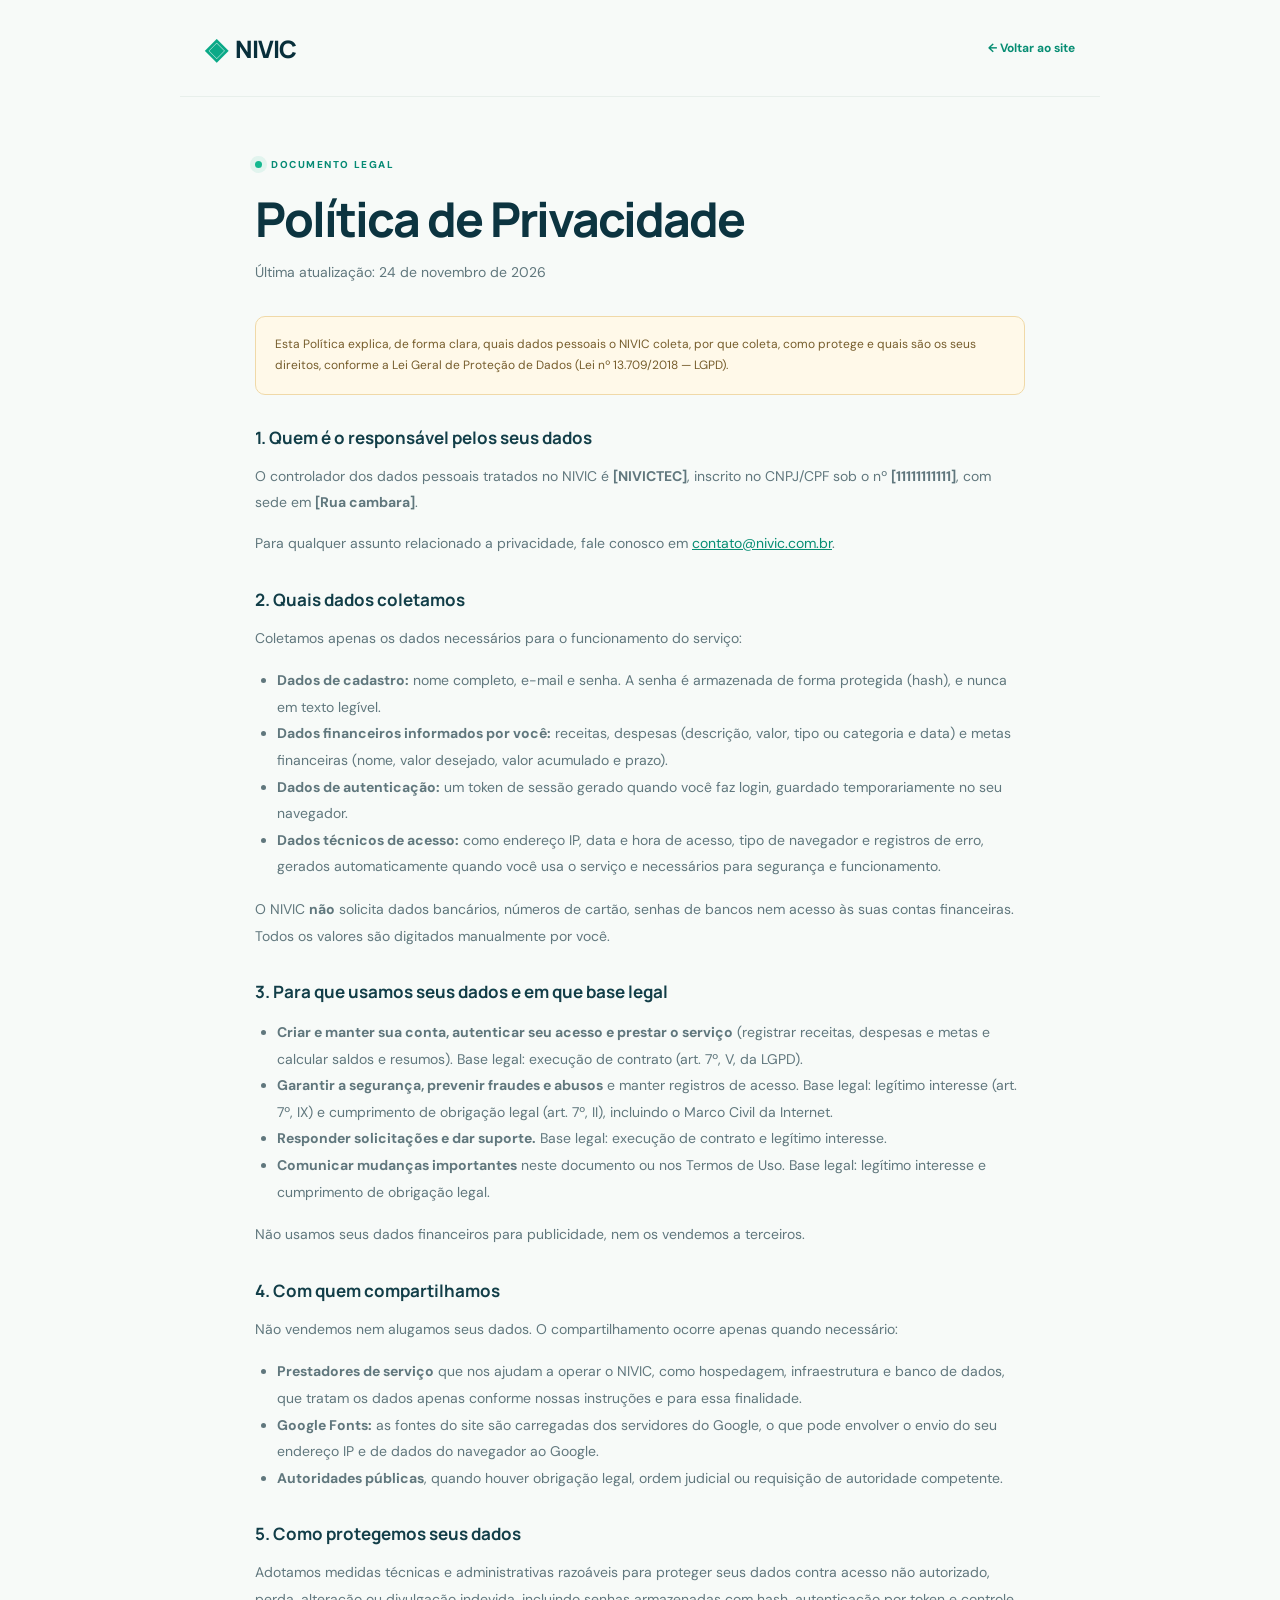
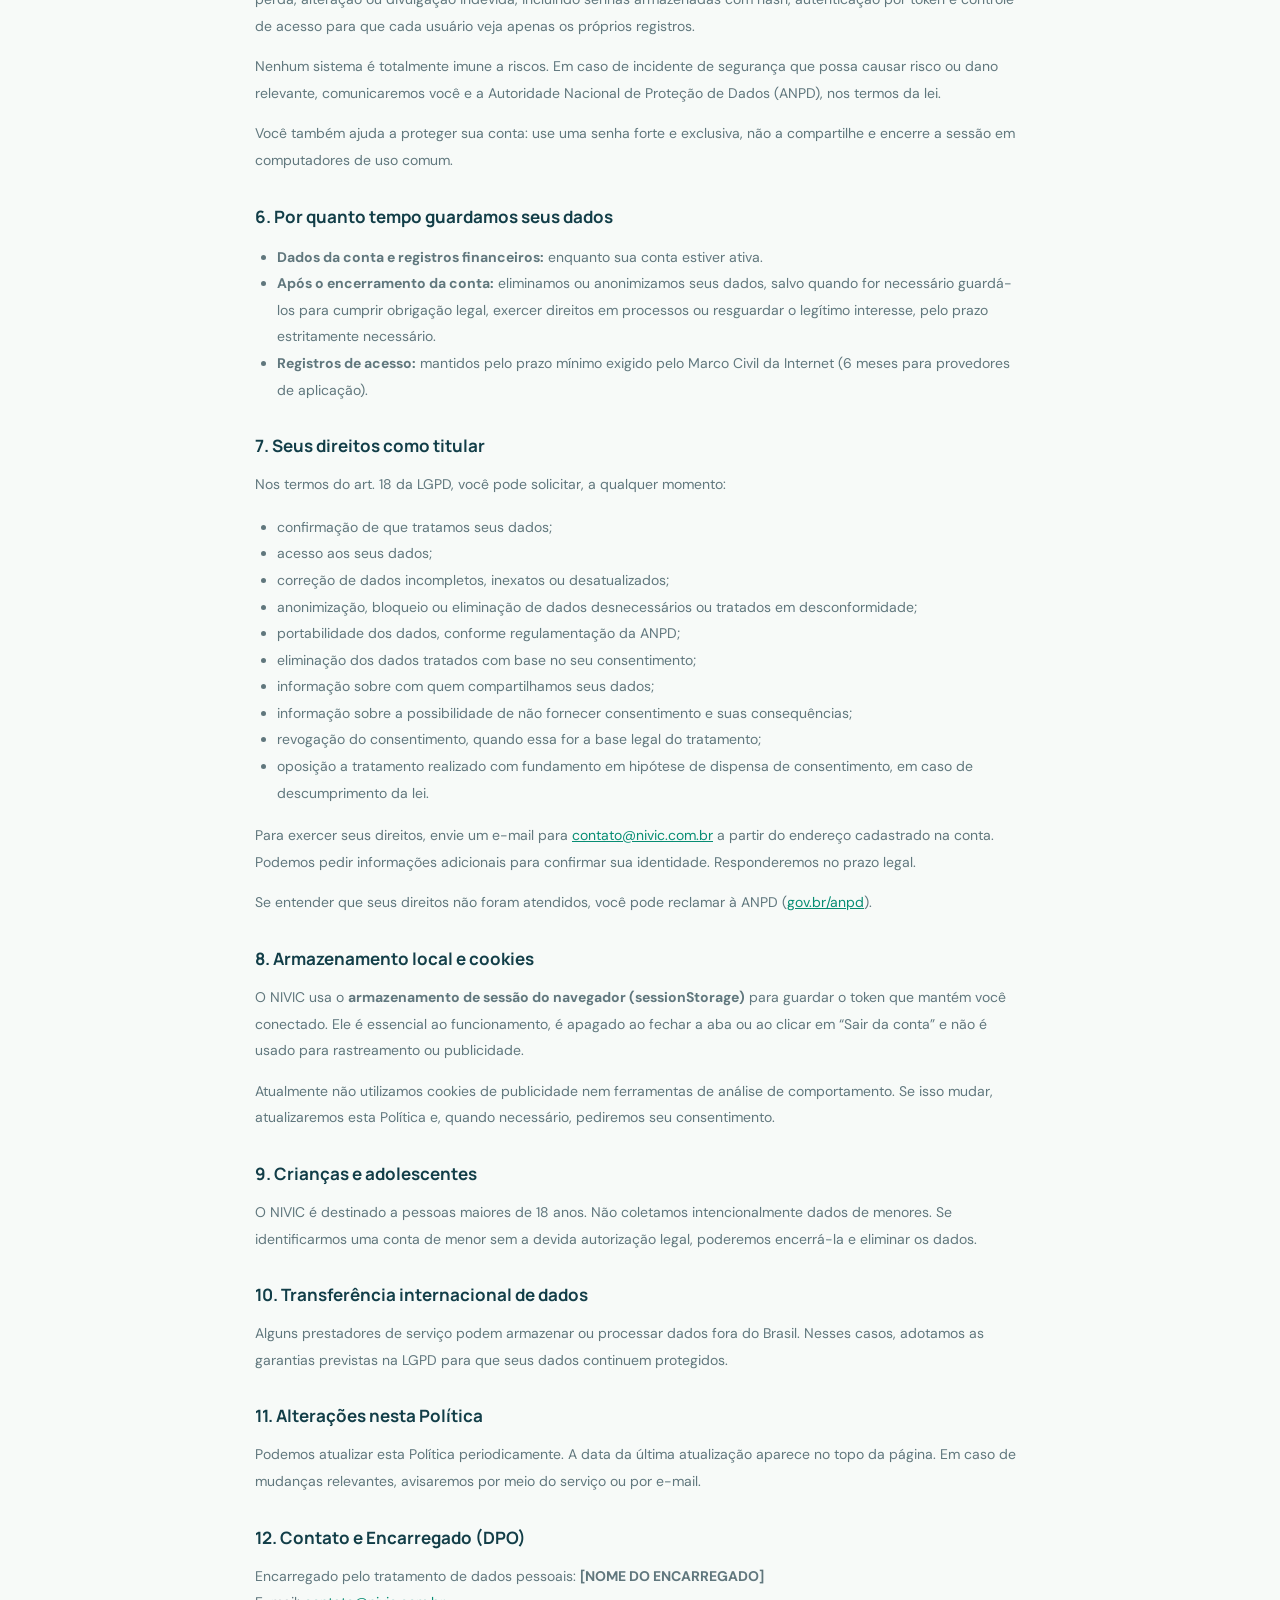
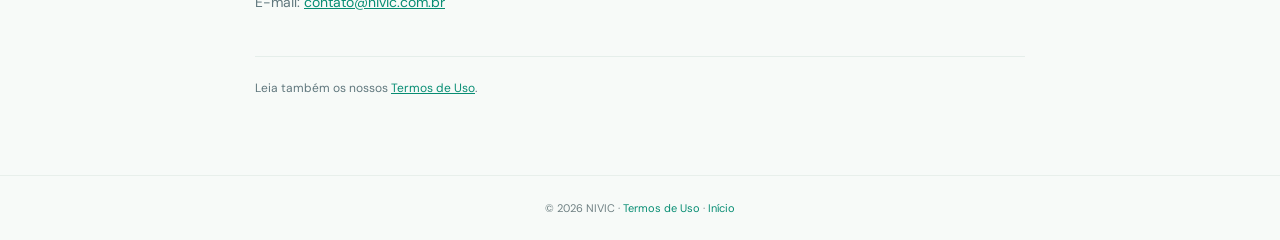
<file: frontend/privacidade.html>
<!DOCTYPE html>
<html lang="pt-BR">
<head>
  <meta charset="UTF-8">
  <meta name="viewport" content="width=device-width, initial-scale=1">
  <meta name="theme-color" content="#062b38">
  <meta name="description" content="Política de Privacidade do NIVIC: como tratamos seus dados pessoais, em conformidade com a LGPD.">
  <title>Política de Privacidade — NIVIC</title>
  <link rel="preconnect" href="https://fonts.googleapis.com">
  <link rel="preconnect" href="https://fonts.gstatic.com" crossorigin>
  <link href="https://fonts.googleapis.com/css2?family=DM+Sans:wght@400;500;600;700;800&family=Manrope:wght@500;600;700;800&display=swap" rel="stylesheet">
  <link rel="stylesheet" href="styles.css">
</head>
<body class="legal-body">
  <nav class="legal-nav">
    <a class="brand" href="index.html"><span class="brand-mark">◈</span> NIVIC</a>
    <a href="index.html">← Voltar ao site</a>
  </nav>

  <main class="legal-document">
    <span class="eyebrow"><i></i> DOCUMENTO LEGAL</span>
    <h1>Política de Privacidade</h1>
    <p class="legal-updated">Última atualização: 24 de novembro de 2026</p>

    <div class="legal-alert">
      Esta Política explica, de forma clara, quais dados pessoais o NIVIC coleta, por que coleta, como protege e quais são os seus direitos, conforme a Lei Geral de Proteção de Dados (Lei nº 13.709/2018 — LGPD).
    </div>

    <h2>1. Quem é o responsável pelos seus dados</h2>
    <p>O controlador dos dados pessoais tratados no NIVIC é <strong>[NIVICTEC]</strong>, inscrito no CNPJ/CPF sob o nº <strong>[11111111111]</strong>, com sede em <strong>[Rua cambara]</strong>.</p>
    <p>Para qualquer assunto relacionado a privacidade, fale conosco em <a href="mailto:contato@nivic.com.br">contato@nivic.com.br</a>.</p>

    <h2>2. Quais dados coletamos</h2>
    <p>Coletamos apenas os dados necessários para o funcionamento do serviço:</p>
    <ul>
      <li><strong>Dados de cadastro:</strong> nome completo, e-mail e senha. A senha é armazenada de forma protegida (hash), e nunca em texto legível.</li>
      <li><strong>Dados financeiros informados por você:</strong> receitas, despesas (descrição, valor, tipo ou categoria e data) e metas financeiras (nome, valor desejado, valor acumulado e prazo).</li>
      <li><strong>Dados de autenticação:</strong> um token de sessão gerado quando você faz login, guardado temporariamente no seu navegador.</li>
      <li><strong>Dados técnicos de acesso:</strong> como endereço IP, data e hora de acesso, tipo de navegador e registros de erro, gerados automaticamente quando você usa o serviço e necessários para segurança e funcionamento.</li>
    </ul>
    <p>O NIVIC <strong>não</strong> solicita dados bancários, números de cartão, senhas de bancos nem acesso às suas contas financeiras. Todos os valores são digitados manualmente por você.</p>

    <h2>3. Para que usamos seus dados e em que base legal</h2>
    <ul>
      <li><strong>Criar e manter sua conta, autenticar seu acesso e prestar o serviço</strong> (registrar receitas, despesas e metas e calcular saldos e resumos). Base legal: execução de contrato (art. 7º, V, da LGPD).</li>
      <li><strong>Garantir a segurança, prevenir fraudes e abusos</strong> e manter registros de acesso. Base legal: legítimo interesse (art. 7º, IX) e cumprimento de obrigação legal (art. 7º, II), incluindo o Marco Civil da Internet.</li>
      <li><strong>Responder solicitações e dar suporte.</strong> Base legal: execução de contrato e legítimo interesse.</li>
      <li><strong>Comunicar mudanças importantes</strong> neste documento ou nos Termos de Uso. Base legal: legítimo interesse e cumprimento de obrigação legal.</li>
    </ul>
    <p>Não usamos seus dados financeiros para publicidade, nem os vendemos a terceiros.</p>

    <h2>4. Com quem compartilhamos</h2>
    <p>Não vendemos nem alugamos seus dados. O compartilhamento ocorre apenas quando necessário:</p>
    <ul>
      <li><strong>Prestadores de serviço</strong> que nos ajudam a operar o NIVIC, como hospedagem, infraestrutura e banco de dados, que tratam os dados apenas conforme nossas instruções e para essa finalidade.</li>
      <li><strong>Google Fonts:</strong> as fontes do site são carregadas dos servidores do Google, o que pode envolver o envio do seu endereço IP e de dados do navegador ao Google.</li>
      <li><strong>Autoridades públicas</strong>, quando houver obrigação legal, ordem judicial ou requisição de autoridade competente.</li>
    </ul>

    <h2>5. Como protegemos seus dados</h2>
    <p>Adotamos medidas técnicas e administrativas razoáveis para proteger seus dados contra acesso não autorizado, perda, alteração ou divulgação indevida, incluindo senhas armazenadas com hash, autenticação por token e controle de acesso para que cada usuário veja apenas os próprios registros.</p>
    <p>Nenhum sistema é totalmente imune a riscos. Em caso de incidente de segurança que possa causar risco ou dano relevante, comunicaremos você e a Autoridade Nacional de Proteção de Dados (ANPD), nos termos da lei.</p>
    <p>Você também ajuda a proteger sua conta: use uma senha forte e exclusiva, não a compartilhe e encerre a sessão em computadores de uso comum.</p>

    <h2>6. Por quanto tempo guardamos seus dados</h2>
    <ul>
      <li><strong>Dados da conta e registros financeiros:</strong> enquanto sua conta estiver ativa.</li>
      <li><strong>Após o encerramento da conta:</strong> eliminamos ou anonimizamos seus dados, salvo quando for necessário guardá-los para cumprir obrigação legal, exercer direitos em processos ou resguardar o legítimo interesse, pelo prazo estritamente necessário.</li>
      <li><strong>Registros de acesso:</strong> mantidos pelo prazo mínimo exigido pelo Marco Civil da Internet (6 meses para provedores de aplicação).</li>
    </ul>

    <h2>7. Seus direitos como titular</h2>
    <p>Nos termos do art. 18 da LGPD, você pode solicitar, a qualquer momento:</p>
    <ul>
      <li>confirmação de que tratamos seus dados;</li>
      <li>acesso aos seus dados;</li>
      <li>correção de dados incompletos, inexatos ou desatualizados;</li>
      <li>anonimização, bloqueio ou eliminação de dados desnecessários ou tratados em desconformidade;</li>
      <li>portabilidade dos dados, conforme regulamentação da ANPD;</li>
      <li>eliminação dos dados tratados com base no seu consentimento;</li>
      <li>informação sobre com quem compartilhamos seus dados;</li>
      <li>informação sobre a possibilidade de não fornecer consentimento e suas consequências;</li>
      <li>revogação do consentimento, quando essa for a base legal do tratamento;</li>
      <li>oposição a tratamento realizado com fundamento em hipótese de dispensa de consentimento, em caso de descumprimento da lei.</li>
    </ul>
    <p>Para exercer seus direitos, envie um e-mail para <a href="mailto:contato@nivic.com.br">contato@nivic.com.br</a> a partir do endereço cadastrado na conta. Podemos pedir informações adicionais para confirmar sua identidade. Responderemos no prazo legal.</p>
    <p>Se entender que seus direitos não foram atendidos, você pode reclamar à ANPD (<a href="https://www.gov.br/anpd" target="_blank" rel="noopener">gov.br/anpd</a>).</p>

    <h2>8. Armazenamento local e cookies</h2>
    <p>O NIVIC usa o <strong>armazenamento de sessão do navegador (sessionStorage)</strong> para guardar o token que mantém você conectado. Ele é essencial ao funcionamento, é apagado ao fechar a aba ou ao clicar em “Sair da conta” e não é usado para rastreamento ou publicidade.</p>
    <p>Atualmente não utilizamos cookies de publicidade nem ferramentas de análise de comportamento. Se isso mudar, atualizaremos esta Política e, quando necessário, pediremos seu consentimento.</p>

    <h2>9. Crianças e adolescentes</h2>
    <p>O NIVIC é destinado a pessoas maiores de 18 anos. Não coletamos intencionalmente dados de menores. Se identificarmos uma conta de menor sem a devida autorização legal, poderemos encerrá-la e eliminar os dados.</p>

    <h2>10. Transferência internacional de dados</h2>
    <p>Alguns prestadores de serviço podem armazenar ou processar dados fora do Brasil. Nesses casos, adotamos as garantias previstas na LGPD para que seus dados continuem protegidos.</p>

    <h2>11. Alterações nesta Política</h2>
    <p>Podemos atualizar esta Política periodicamente. A data da última atualização aparece no topo da página. Em caso de mudanças relevantes, avisaremos por meio do serviço ou por e-mail.</p>

    <h2>12. Contato e Encarregado (DPO)</h2>
    <p>Encarregado pelo tratamento de dados pessoais: <strong>[NOME DO ENCARREGADO]</strong><br>
    E-mail: <a href="mailto:contato@nivic.com.br">contato@nivic.com.br</a></p>

    <p class="legal-footnote">Leia também os nossos <a href="termos.html">Termos de Uso</a>.</p>
  </main>

  <footer class="legal-footer">
    © <span id="year"></span> NIVIC · <a href="termos.html">Termos de Uso</a> · <a href="index.html">Início</a>
  </footer>
  <script>document.getElementById('year').textContent = new Date().getFullYear();</script>
</body>
</html>
</file>
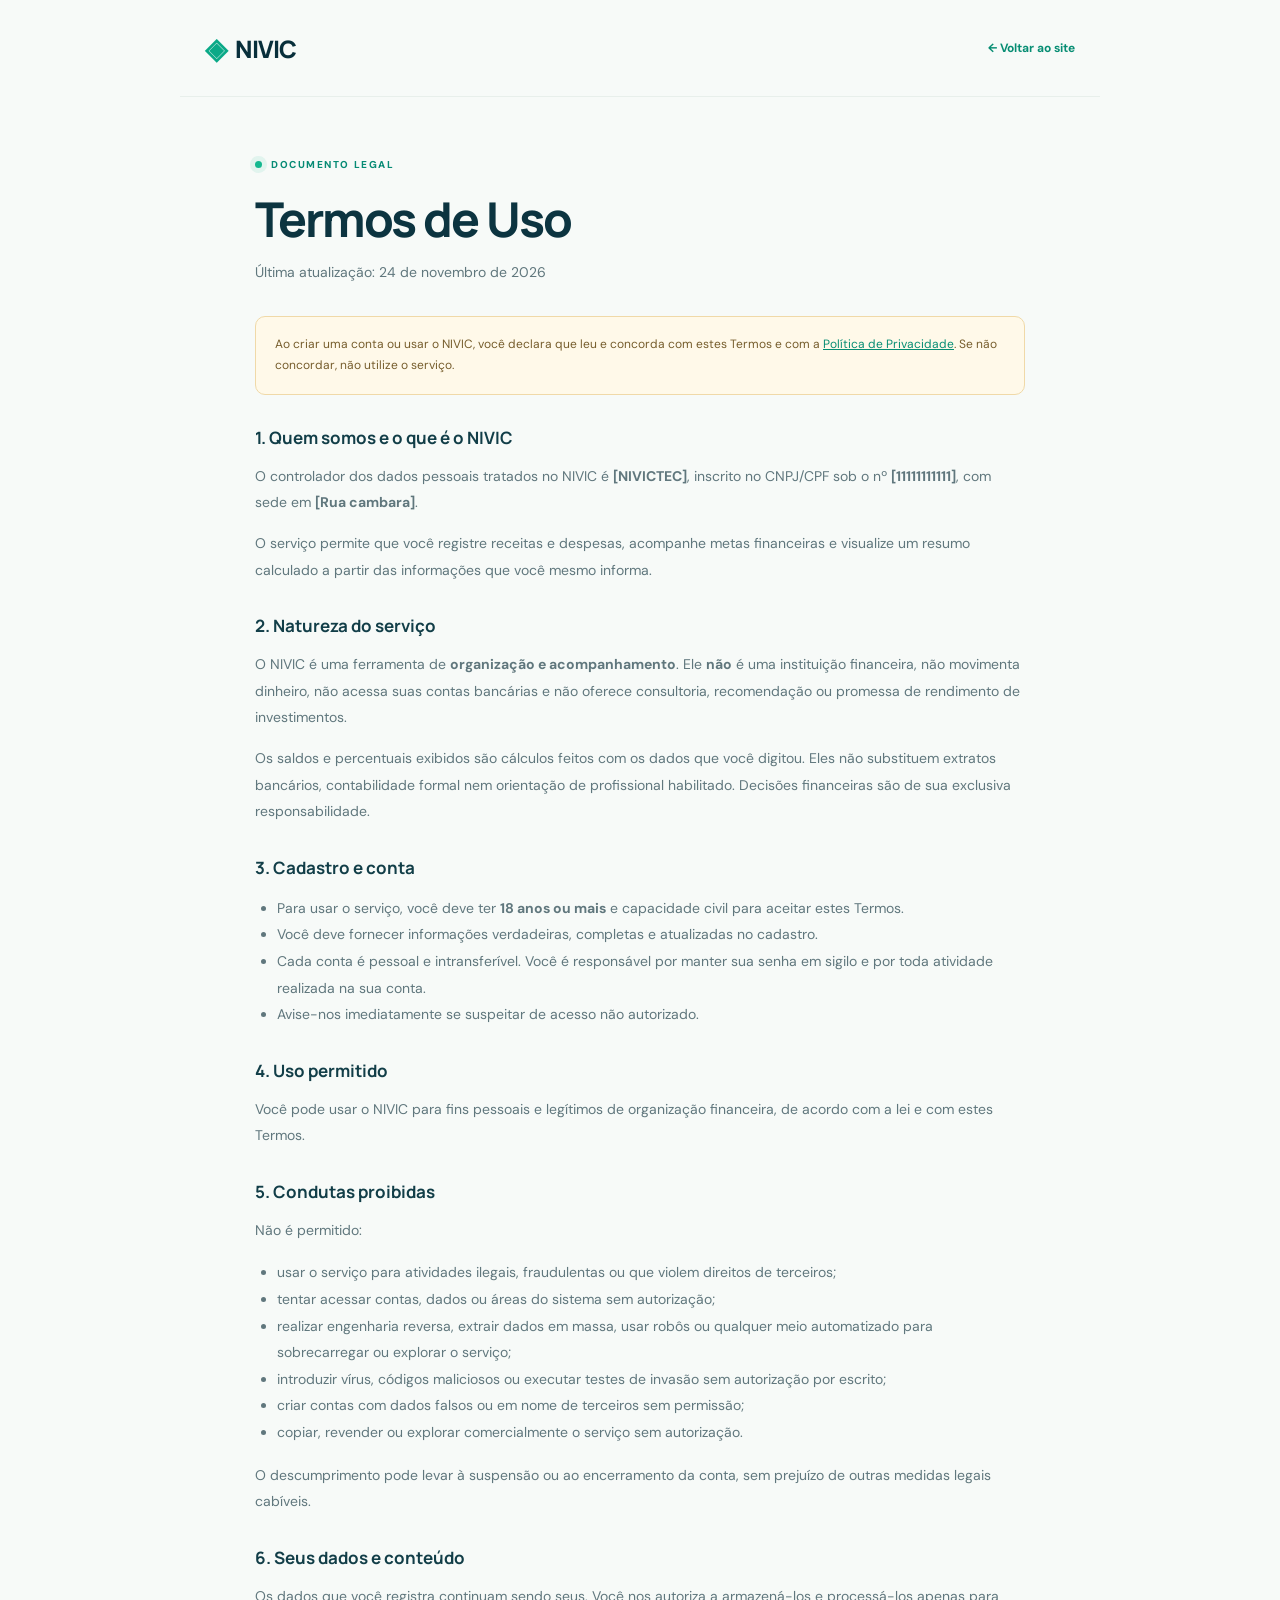
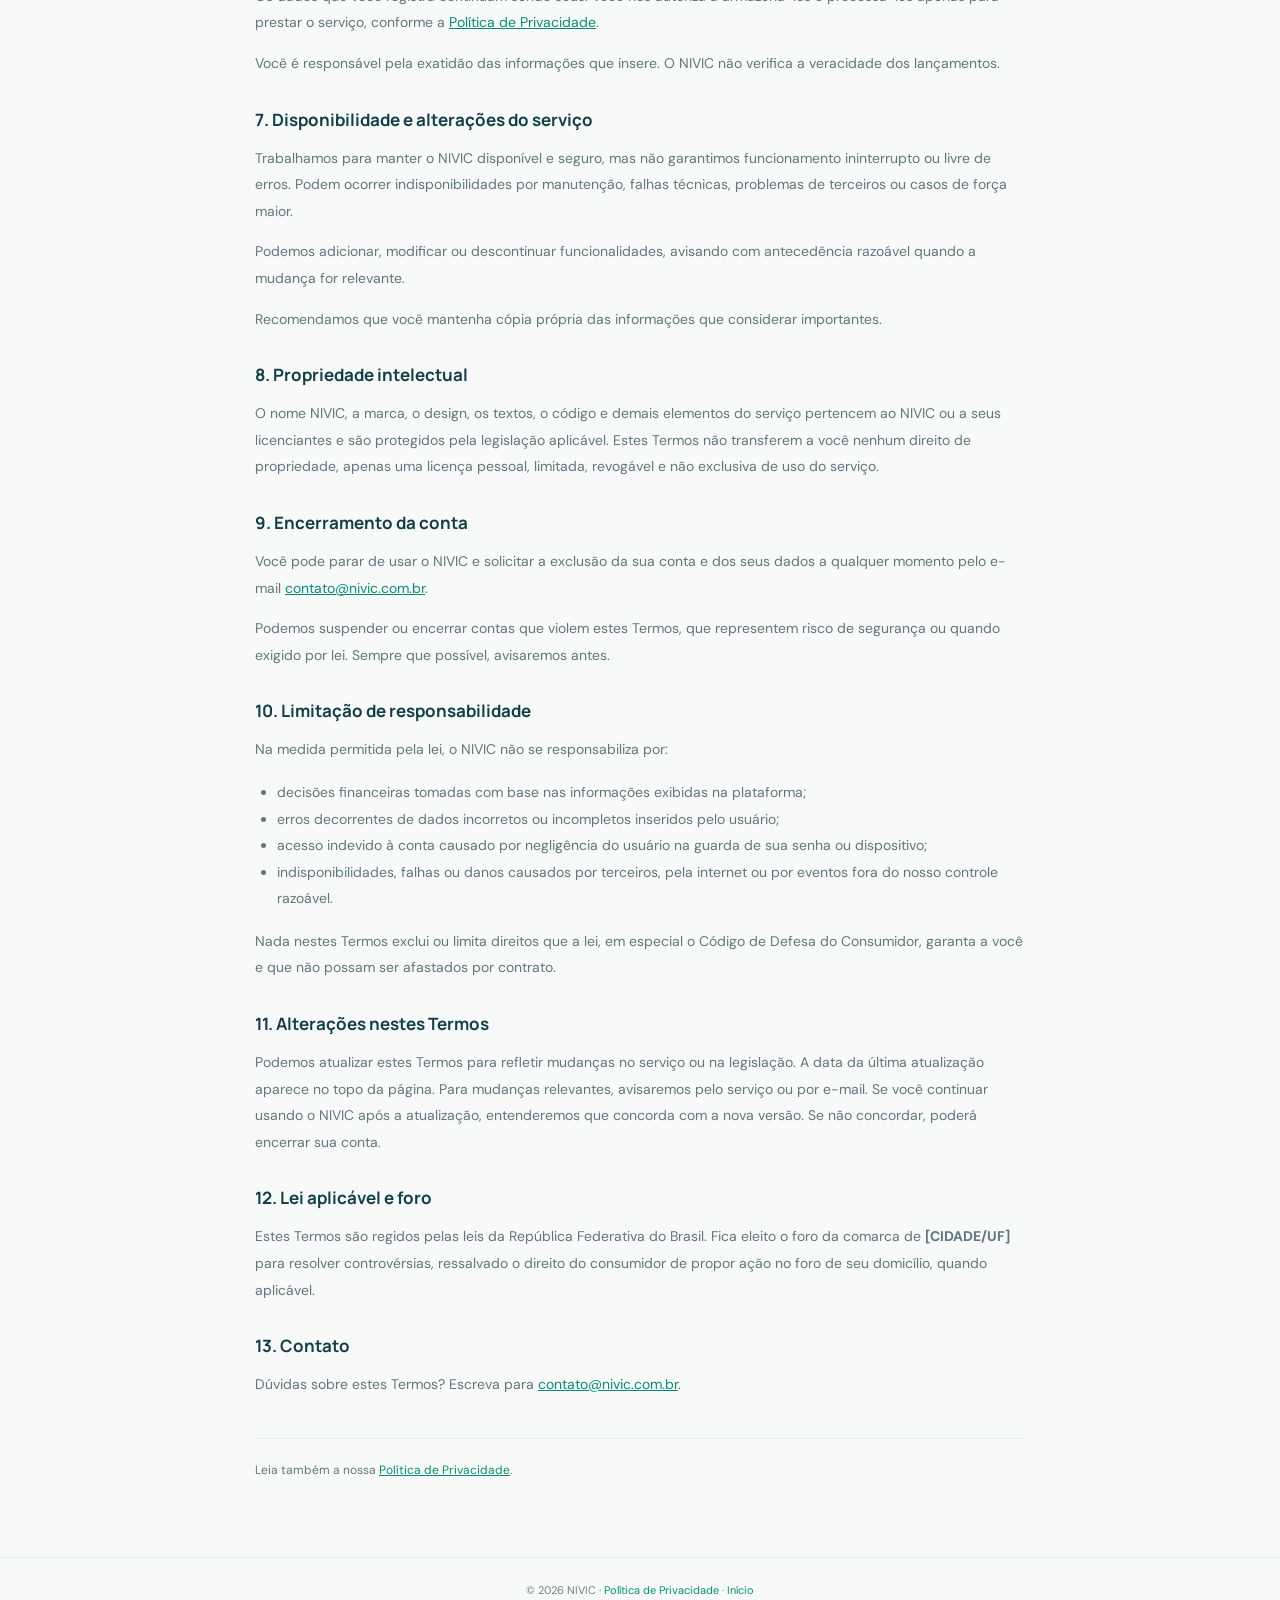
<file: frontend/termos.html>
<!DOCTYPE html>
<html lang="pt-BR">
<head>
  <meta charset="UTF-8">
  <meta name="viewport" content="width=device-width, initial-scale=1">
  <meta name="theme-color" content="#062b38">
  <meta name="description" content="Termos de Uso do NIVIC: regras para utilização da plataforma de organização financeira pessoal.">
  <title>Termos de Uso — NIVIC</title>
  <link rel="preconnect" href="https://fonts.googleapis.com">
  <link rel="preconnect" href="https://fonts.gstatic.com" crossorigin>
  <link href="https://fonts.googleapis.com/css2?family=DM+Sans:wght@400;500;600;700;800&family=Manrope:wght@500;600;700;800&display=swap" rel="stylesheet">
  <link rel="stylesheet" href="styles.css">
</head>
<body class="legal-body">
  <nav class="legal-nav">
    <a class="brand" href="index.html"><span class="brand-mark">◈</span> NIVIC</a>
    <a href="index.html">← Voltar ao site</a>
  </nav>

  <main class="legal-document">
    <span class="eyebrow"><i></i> DOCUMENTO LEGAL</span>
    <h1>Termos de Uso</h1>
    <p class="legal-updated">Última atualização: 24 de novembro de 2026</p>

    <div class="legal-alert">
      Ao criar uma conta ou usar o NIVIC, você declara que leu e concorda com estes Termos e com a <a href="privacidade.html">Política de Privacidade</a>. Se não concordar, não utilize o serviço.
    </div>

    <h2>1. Quem somos e o que é o NIVIC</h2>
    <p>O controlador dos dados pessoais tratados no NIVIC é <strong>[NIVICTEC]</strong>, inscrito no CNPJ/CPF sob o nº <strong>[11111111111]</strong>, com sede em <strong>[Rua cambara]</strong>.</p>
    <p>O serviço permite que você registre receitas e despesas, acompanhe metas financeiras e visualize um resumo calculado a partir das informações que você mesmo informa.</p>

    <h2>2. Natureza do serviço</h2>
    <p>O NIVIC é uma ferramenta de <strong>organização e acompanhamento</strong>. Ele <strong>não</strong> é uma instituição financeira, não movimenta dinheiro, não acessa suas contas bancárias e não oferece consultoria, recomendação ou promessa de rendimento de investimentos.</p>
    <p>Os saldos e percentuais exibidos são cálculos feitos com os dados que você digitou. Eles não substituem extratos bancários, contabilidade formal nem orientação de profissional habilitado. Decisões financeiras são de sua exclusiva responsabilidade.</p>

    <h2>3. Cadastro e conta</h2>
    <ul>
      <li>Para usar o serviço, você deve ter <strong>18 anos ou mais</strong> e capacidade civil para aceitar estes Termos.</li>
      <li>Você deve fornecer informações verdadeiras, completas e atualizadas no cadastro.</li>
      <li>Cada conta é pessoal e intransferível. Você é responsável por manter sua senha em sigilo e por toda atividade realizada na sua conta.</li>
      <li>Avise-nos imediatamente se suspeitar de acesso não autorizado.</li>
    </ul>

    <h2>4. Uso permitido</h2>
    <p>Você pode usar o NIVIC para fins pessoais e legítimos de organização financeira, de acordo com a lei e com estes Termos.</p>

    <h2>5. Condutas proibidas</h2>
    <p>Não é permitido:</p>
    <ul>
      <li>usar o serviço para atividades ilegais, fraudulentas ou que violem direitos de terceiros;</li>
      <li>tentar acessar contas, dados ou áreas do sistema sem autorização;</li>
      <li>realizar engenharia reversa, extrair dados em massa, usar robôs ou qualquer meio automatizado para sobrecarregar ou explorar o serviço;</li>
      <li>introduzir vírus, códigos maliciosos ou executar testes de invasão sem autorização por escrito;</li>
      <li>criar contas com dados falsos ou em nome de terceiros sem permissão;</li>
      <li>copiar, revender ou explorar comercialmente o serviço sem autorização.</li>
    </ul>
    <p>O descumprimento pode levar à suspensão ou ao encerramento da conta, sem prejuízo de outras medidas legais cabíveis.</p>

    <h2>6. Seus dados e conteúdo</h2>
    <p>Os dados que você registra continuam sendo seus. Você nos autoriza a armazená-los e processá-los apenas para prestar o serviço, conforme a <a href="privacidade.html">Política de Privacidade</a>.</p>
    <p>Você é responsável pela exatidão das informações que insere. O NIVIC não verifica a veracidade dos lançamentos.</p>

    <h2>7. Disponibilidade e alterações do serviço</h2>
    <p>Trabalhamos para manter o NIVIC disponível e seguro, mas não garantimos funcionamento ininterrupto ou livre de erros. Podem ocorrer indisponibilidades por manutenção, falhas técnicas, problemas de terceiros ou casos de força maior.</p>
    <p>Podemos adicionar, modificar ou descontinuar funcionalidades, avisando com antecedência razoável quando a mudança for relevante.</p>
    <p>Recomendamos que você mantenha cópia própria das informações que considerar importantes.</p>

    <h2>8. Propriedade intelectual</h2>
    <p>O nome NIVIC, a marca, o design, os textos, o código e demais elementos do serviço pertencem ao NIVIC ou a seus licenciantes e são protegidos pela legislação aplicável. Estes Termos não transferem a você nenhum direito de propriedade, apenas uma licença pessoal, limitada, revogável e não exclusiva de uso do serviço.</p>

    <h2>9. Encerramento da conta</h2>
    <p>Você pode parar de usar o NIVIC e solicitar a exclusão da sua conta e dos seus dados a qualquer momento pelo e-mail <a href="mailto:contato@nivic.com.br">contato@nivic.com.br</a>.</p>
    <p>Podemos suspender ou encerrar contas que violem estes Termos, que representem risco de segurança ou quando exigido por lei. Sempre que possível, avisaremos antes.</p>

    <h2>10. Limitação de responsabilidade</h2>
    <p>Na medida permitida pela lei, o NIVIC não se responsabiliza por:</p>
    <ul>
      <li>decisões financeiras tomadas com base nas informações exibidas na plataforma;</li>
      <li>erros decorrentes de dados incorretos ou incompletos inseridos pelo usuário;</li>
      <li>acesso indevido à conta causado por negligência do usuário na guarda de sua senha ou dispositivo;</li>
      <li>indisponibilidades, falhas ou danos causados por terceiros, pela internet ou por eventos fora do nosso controle razoável.</li>
    </ul>
    <p>Nada nestes Termos exclui ou limita direitos que a lei, em especial o Código de Defesa do Consumidor, garanta a você e que não possam ser afastados por contrato.</p>

    <h2>11. Alterações nestes Termos</h2>
    <p>Podemos atualizar estes Termos para refletir mudanças no serviço ou na legislação. A data da última atualização aparece no topo da página. Para mudanças relevantes, avisaremos pelo serviço ou por e-mail. Se você continuar usando o NIVIC após a atualização, entenderemos que concorda com a nova versão. Se não concordar, poderá encerrar sua conta.</p>

    <h2>12. Lei aplicável e foro</h2>
    <p>Estes Termos são regidos pelas leis da República Federativa do Brasil. Fica eleito o foro da comarca de <strong>[CIDADE/UF]</strong> para resolver controvérsias, ressalvado o direito do consumidor de propor ação no foro de seu domicílio, quando aplicável.</p>

    <h2>13. Contato</h2>
    <p>Dúvidas sobre estes Termos? Escreva para <a href="mailto:contato@nivic.com.br">contato@nivic.com.br</a>.</p>

    <p class="legal-footnote">Leia também a nossa <a href="privacidade.html">Política de Privacidade</a>.</p>
  </main>

  <footer class="legal-footer">
    © <span id="year"></span> NIVIC · <a href="privacidade.html">Política de Privacidade</a> · <a href="index.html">Início</a>
  </footer>
  <script>document.getElementById('year').textContent = new Date().getFullYear();</script>
</body>
</html>
</file>
<file: frontend/styles.css>
:root {
    --primary: #079b7c;
    --primary-dark: #067d68;
    --primary-light: #e4f5ef;
    --navy: #062b38;
    --navy-dark: #031e2b;
    --background: #f4f7f8;
    --surface: #ffffff;
    --text: #173746;
    --muted: #5f7882;
    --border: #e5edef;
    --danger: #df5967;
    --shadow: 0 8px 28px rgba(7, 48, 62, .045);
    --shadow-hover: 0 15px 35px rgba(7, 48, 62, .09);
    --radius: 15px;
    --ink: #102f3b;
    --mint: #16c99e;
    --paper: #f6f9f8;
}

* {
    box-sizing: border-box;
}

html {
    scroll-behavior: smooth;
}

body {
    margin: 0;
    font-family: "DM Sans", Arial, sans-serif;
    background: var(--background);
    color: var(--text);
    -webkit-font-smoothing: antialiased;
}

button,
input {
    font: inherit;
}

button {
    cursor: pointer;
}

button:focus-visible,
input:focus-visible {
    outline: 3px solid rgba(7, 155, 124, .22);
    outline-offset: 3px;
}

.hide {
    display: none !important;
}

.sr-only {
    position: absolute;
    width: 1px;
    height: 1px;
    padding: 0;
    margin: -1px;
    overflow: hidden;
    clip: rect(0, 0, 0, 0);
    white-space: nowrap;
    border: 0;
}

.logo {
    font-size: 27px;
    font-weight: 800;
    letter-spacing: -.8px;
}

.logo b {
    color: #16c99e;
    font-size: 30px;
    vertical-align: -1px;
}

.auth {
    min-height: 100vh;
    display: grid;
    place-items: center;
    padding: 24px;
    position: relative;
    overflow: hidden;
    background:
        radial-gradient(circle at 15% 20%, #0b665d, transparent 34%),
        linear-gradient(135deg, #031e2b, #073846 58%, #042631);
}

.auth::before,
.auth::after {
    content: "";
    position: absolute;
    border: 1px solid rgba(255, 255, 255, .055);
    border-radius: 50%;
    pointer-events: none;
}

.auth::before {
    width: 500px;
    height: 500px;
    top: -280px;
    right: -120px;
}

.auth::after {
    width: 380px;
    height: 380px;
    bottom: -250px;
    left: -100px;
}

.auth-card {
    position: relative;
    z-index: 1;
    width: min(100%, 430px);
    padding: 43px 40px;
    background: rgba(5, 43, 57, .88);
    border: 1px solid rgba(137, 197, 192, .17);
    border-radius: 19px;
    box-shadow: 0 30px 90px rgba(0, 12, 20, .32);
    color: white;
    text-align: center;
    backdrop-filter: blur(18px);
}

.auth-card .logo {
    font-size: 31px;
}

.auth-card > p {
    color: #b8d0d4;
    line-height: 1.7;
    margin: 15px 0 32px;
    font-size: 13px;
}

.auth form {
    display: grid;
    gap: 13px;
}

.auth input {
    width: 100%;
    padding: 15px 16px;
    border: 1px solid #285261;
    border-radius: 10px;
    background: rgba(2, 26, 37, .8);
    color: white;
    font-size: 13px;
    transition: .2s ease;
}

.auth input:hover {
    border-color: #477481;
}

.auth input:focus {
    border-color: #13c99b;
    box-shadow: 0 0 0 3px rgba(19, 201, 155, .12);
    outline: none;
}

.auth input::placeholder {
    color: #8da8b0;
}

.primary {
    border: 0;
    border-radius: 10px;
    padding: 14px 19px;
    background: linear-gradient(110deg, #0bb98c, #078d76);
    color: white;
    font-size: 13px;
    font-weight: 700;
    transition: .2s ease;
}

.auth .primary {
    margin-top: 5px;
    padding: 15px;
}

.primary:hover {
    transform: translateY(-2px);
    box-shadow: 0 9px 22px rgba(7, 155, 124, .2);
    filter: brightness(1.06);
}

.primary:active {
    transform: translateY(0);
}

.switch {
    font-size: 12px !important;
    margin: 23px 0 0 !important;
}

.switch button {
    border: 0;
    background: none;
    color: #39d8b3;
    font-size: inherit;
    font-weight: 700;
    text-decoration: underline;
    text-underline-offset: 3px;
}

.error {
    color: #ff9ba5;
    font-size: 12px;
    line-height: 1.5;
    min-height: 16px;
    margin: 0;
}

.app {
    display: flex;
    min-height: 100vh;
}

.sidebar {
    width: 255px;
    flex-shrink: 0;
    position: sticky;
    top: 0;
    height: 100vh;
    background: linear-gradient(180deg, #073441, #031f2c);
    color: #d8e8eb;
    padding: 29px 18px 22px;
    display: flex;
    flex-direction: column;
}

.sidebar .logo {
    padding: 0 12px 43px;
}

.sidebar > small {
    font-size: 10px;
    font-weight: 800;
    letter-spacing: 1.5px;
    color: #7798a2;
    padding: 0 12px 16px;
}

.sidebar nav {
    display: grid;
    gap: 6px;
}

.sidebar nav button,
.logout {
    position: relative;
    border: 1px solid transparent;
    background: transparent;
    color: #b9ced3;
    text-align: left;
    padding: 14px 13px;
    border-radius: 10px;
    font-size: 12px;
    font-weight: 600;
    transition: .2s ease;
}

.sidebar nav button:hover {
    background: rgba(255, 255, 255, .055);
    color: white;
    transform: translateX(2px);
}

.sidebar nav .selected {
    background: linear-gradient(105deg, #087e70, #096b65);
    color: white;
    border-color: rgba(255, 255, 255, .07);
    box-shadow: 0 6px 18px rgba(0, 0, 0, .13);
}

.logout {
    margin-top: auto;
    color: #c4d8dc;
}

.logout:hover {
    background: rgba(255, 255, 255, .07);
    color: #ff9ba5;
}

.sidebar .side-note {
    padding: 17px 8px 0;
    border-top: 1px solid rgba(255, 255, 255, .1);
    margin-top: 15px;
    font-size: 11px;
    color: #91aeb6;
}

main {
    flex: 1;
    min-width: 0;
}

header {
    min-height: 91px;
    background: rgba(255, 255, 255, .94);
    border-bottom: 1px solid var(--border);
    display: flex;
    align-items: center;
    justify-content: space-between;
    padding: 18px 40px;
    gap: 20px;
}

header small {
    font-size: 10px;
    letter-spacing: 1.35px;
    color: #6f858d;
    font-weight: 800;
}

h1 {
    font-size: 22px;
    font-weight: 750;
    letter-spacing: -.7px;
    margin: 7px 0 0;
}

.user {
    display: flex;
    align-items: center;
    gap: 11px;
    font-size: 12px;
}

.user b {
    font-weight: 700;
}

.user span,
.avatar {
    width: 39px;
    height: 39px;
    border-radius: 12px;
    display: grid;
    place-items: center;
    background: var(--primary-light);
    color: var(--primary-dark);
    font-weight: 800;
}

.content {
    padding: 34px 40px;
    max-width: 1550px;
    margin: auto;
}

.welcome {
    margin-bottom: 26px;
}

.welcome h2 {
    font-size: 21px;
    font-weight: 750;
    letter-spacing: -.5px;
    margin: 0 0 7px;
}

.welcome p,
.muted {
    font-size: 12px;
    color: var(--muted);
    line-height: 1.7;
    margin: 0;
}

.stats {
    display: grid;
    grid-template-columns: repeat(3, minmax(0, 1fr));
    gap: 18px;
}

.card,
.panel,
.goal {
    background: var(--surface);
    border: 1px solid var(--border);
    border-radius: var(--radius);
    padding: 23px;
    box-shadow: var(--shadow);
    transition: box-shadow .2s ease, transform .2s ease;
}

.card:hover,
.goal:hover {
    transform: translateY(-3px);
    box-shadow: var(--shadow-hover);
}

.stat-label {
    font-size: 11px;
    font-weight: 650;
    color: var(--muted);
}

.stat-value {
    font-size: clamp(21px, 2vw, 28px);
    font-weight: 800;
    letter-spacing: -.9px;
    margin: 15px 0 7px;
    overflow-wrap: anywhere;
}

.green {
    color: #079d77;
}

.red {
    color: #e15b69;
}

.dash-grid {
    display: grid;
    grid-template-columns: 1.3fr 1fr;
    gap: 18px;
    margin-top: 20px;
}

.panel h3,
.goal h3 {
    font-size: 14px;
    font-weight: 750;
    margin: 0 0 18px;
}

.movement,
.goal-mini {
    padding: 15px 0;
    border-top: 1px solid #edf2f4;
    display: flex;
    justify-content: space-between;
    align-items: center;
    gap: 12px;
    font-size: 11px;
}

.movement small {
    display: block;
    color: #6f858d;
    margin-top: 5px;
    font-size: 10px;
}

.page-head {
    display: flex;
    justify-content: space-between;
    align-items: center;
    gap: 18px;
    margin-bottom: 24px;
}

.page-head h2 {
    font-size: 21px;
    letter-spacing: -.5px;
    font-weight: 750;
    margin: 0 0 7px;
}

.page-head p {
    font-size: 12px;
    line-height: 1.6;
    color: var(--muted);
    margin: 0;
}

.small {
    font-size: 11px;
    padding: 11px 16px;
}

.toolbar {
    margin-bottom: 16px;
}

.search {
    width: min(100%, 380px);
    padding: 13px 15px;
    border: 1px solid var(--border);
    border-radius: 10px;
    background: white;
    outline: none;
    font-size: 12px;
    color: var(--text);
    transition: .2s ease;
}

.search::placeholder {
    color: #7a8f96;
}

.search:focus,
.field input:focus {
    border-color: var(--primary);
    box-shadow: 0 0 0 3px rgba(7, 155, 124, .09);
}

.table-wrap {
    overflow: auto;
    background: white;
    border: 1px solid var(--border);
    border-radius: var(--radius);
    box-shadow: var(--shadow);
}

.data {
    width: 100%;
    border-collapse: collapse;
    min-width: 570px;
}

.data th {
    background: #f8fafb;
    text-align: left;
    color: #5f7882;
    font-size: 11px;
    font-weight: 750;
    letter-spacing: .55px;
    padding: 16px;
    white-space: nowrap;
}

.data td {
    padding: 16px;
    border-top: 1px solid #edf2f4;
    font-size: 12px;
    color: #526e78;
}

.data tbody tr {
    transition: background .15s ease;
}

.data tbody tr:hover {
    background: #f8fcfa;
}

.action {
    border: 1px solid var(--border);
    background: white;
    color: #54717c;
    border-radius: 8px;
    padding: 8px 11px;
    font-size: 11px;
    font-weight: 650;
    margin-right: 4px;
    transition: .2s ease;
}

.action:hover {
    background: #f0f7f5;
    border-color: #c9e6dc;
}

.delete {
    color: var(--danger);
}

.delete:hover {
    background: #fff1f2;
    border-color: #f3cbd0;
}

.empty {
    text-align: center;
    padding: 40px;
    color: #6f858d;
    font-size: 12px;
}

.goal-grid,
.profile-grid {
    display: grid;
    grid-template-columns: repeat(2, minmax(0, 1fr));
    gap: 18px;
}

.goal {
    padding: 23px;
}

.goal-top {
    display: flex;
    justify-content: space-between;
    align-items: center;
    gap: 12px;
}

.goal-values {
    display: flex;
    justify-content: space-between;
    gap: 10px;
    font-size: 11px;
    color: var(--muted);
    margin: 18px 0 10px;
}

.progress {
    height: 9px;
    background: #e8eff1;
    border-radius: 20px;
    overflow: hidden;
}

.progress span {
    height: 100%;
    display: block;
    background: linear-gradient(90deg, #079b7c, #55d7b0);
    border-radius: 20px;
    transition: width .4s ease;
}

.goal-foot {
    display: flex;
    justify-content: space-between;
    gap: 10px;
    font-size: 11px;
    color: var(--muted);
    margin-top: 14px;
}

.profile {
    background: white;
    border: 1px solid var(--border);
    border-radius: var(--radius);
    padding: 25px;
    box-shadow: var(--shadow);
}

.profile h3 {
    font-size: 14px;
    font-weight: 750;
    margin: 0 0 20px;
}

.field {
    display: grid;
    gap: 8px;
    margin-bottom: 16px;
}

.field label {
    font-size: 11px;
    font-weight: 700;
    color: #566f79;
}

.field input {
    width: 100%;
    padding: 13px 14px;
    border: 1px solid var(--border);
    border-radius: 9px;
    outline: none;
    font-size: 12px;
    color: var(--text);
    background: #fff;
    transition: .2s ease;
}

.secondary {
    border: 1px solid #e2ebec;
    background: #f1f6f6;
    color: #55717a;
    border-radius: 9px;
    padding: 12px 16px;
    font-size: 11px;
    font-weight: 700;
    transition: .2s ease;
}

.secondary:hover {
    background: #e5efef;
}

.danger {
    border: 1px solid #f3cbd0;
    background: #fff1f2;
    color: #d84f5d;
    border-radius: 9px;
    padding: 11px 14px;
    font-size: 11px;
    font-weight: 700;
    transition: .2s ease;
}

.danger:hover {
    background: #ffe5e8;
}

.overlay {
    position: fixed;
    inset: 0;
    background: rgba(3, 25, 35, .65);
    display: grid;
    place-items: center;
    padding: 20px;
    z-index: 10;
    backdrop-filter: blur(5px);
}

.modal {
    width: min(100%, 470px);
    max-height: min(90vh, 720px);
    overflow-y: auto;
    background: white;
    border: 1px solid rgba(255, 255, 255, .5);
    border-radius: 18px;
    padding: 29px;
    box-shadow: 0 25px 80px rgba(0, 0, 0, .2);
    animation: modalIn .2s ease;
}

@keyframes modalIn {
    from {
        opacity: 0;
        transform: translateY(9px) scale(.99);
    }

    to {
        opacity: 1;
        transform: translateY(0) scale(1);
    }
}

.modal-title {
    display: flex;
    justify-content: space-between;
    align-items: flex-start;
    gap: 15px;
    margin-bottom: 23px;
}

.modal-title small {
    font-size: 10px;
    color: var(--muted);
    letter-spacing: 1.4px;
    font-weight: 800;
}

.modal-title h2 {
    font-size: 20px;
    letter-spacing: -.5px;
    margin: 6px 0 0;
}

.close {
    flex-shrink: 0;
    border: 0;
    background: #edf4f4;
    color: #54717c;
    border-radius: 9px;
    width: 35px;
    height: 35px;
    font-size: 22px;
    line-height: 1;
    transition: .2s ease;
}

.close:hover {
    background: #e0ebeb;
    transform: rotate(90deg);
}

.modal .field {
    margin-bottom: 15px;
}

.buttons {
    display: flex;
    justify-content: flex-end;
    flex-wrap: wrap;
    gap: 10px;
    margin-top: 21px;
}

#toast {
    position: fixed;
    right: 24px;
    bottom: 24px;
    max-width: min(380px, calc(100vw - 40px));
    background: #073b46;
    color: white;
    padding: 15px 20px;
    border: 1px solid rgba(255, 255, 255, .1);
    border-radius: 11px;
    font-size: 12px;
    line-height: 1.5;
    box-shadow: 0 12px 35px rgba(0, 20, 30, .2);
    opacity: 0;
    transform: translateY(9px);
    transition: .2s ease;
    pointer-events: none;
    z-index: 20;
}

#toast.show {
    opacity: 1;
    transform: translateY(0);
}

@media (max-width: 1000px) {
    .sidebar {
        width: 220px;
    }

    .content {
        padding: 28px 25px;
    }

    header {
        padding: 17px 26px;
    }

    .dash-grid {
        grid-template-columns: 1fr;
    }
}

@media (max-width: 760px) {
    .app {
        display: block;
    }

    .sidebar {
        width: 100%;
        height: auto;
        min-height: 0;
        position: relative;
        padding: 14px 15px;
    }

    .sidebar .logo {
        padding: 0 8px 14px;
        font-size: 24px;
    }

    .sidebar > small,
    .side-note,
    .logout {
        display: none;
    }

    .sidebar nav {
        display: flex;
        gap: 6px;
        overflow-x: auto;
        padding-bottom: 3px;
        scrollbar-width: thin;
    }

    .sidebar nav button {
        white-space: nowrap;
        flex-shrink: 0;
        padding: 11px 13px;
        font-size: 11px;
    }

    .sidebar nav button:hover {
        transform: none;
    }

    header {
        min-height: 77px;
        padding: 14px 19px;
    }

    header small {
        font-size: 10px;
    }

    h1 {
        font-size: 18px;
    }

    .content {
        padding: 23px 18px;
    }

    .stats {
        gap: 11px;
    }

    .card {
        padding: 18px;
    }

    .stat-value {
        font-size: 21px;
    }
}

@media (max-width: 540px) {
    .auth {
        padding: 16px;
    }

    .auth-card {
        padding: 34px 23px;
    }

    .stats,
    .goal-grid,
    .profile-grid {
        grid-template-columns: 1fr;
    }

    .page-head {
        align-items: flex-start;
    }

    .page-head .primary {
        white-space: nowrap;
        padding: 11px 12px;
        font-size: 10px;
    }

    .page-head h2 {
        font-size: 18px;
    }

    .welcome h2 {
        font-size: 18px;
    }

    .user {
        gap: 7px;
    }

    .user span {
        width: 35px;
        height: 35px;
    }

    .user b {
        display: none;
    }

    .content {
        padding: 20px 13px;
    }

    .panel,
    .goal,
    .profile {
        padding: 19px;
    }

    .modal {
        padding: 22px;
    }

    .buttons {
        flex-direction: column-reverse;
    }

    .buttons button {
        width: 100%;
    }

    #toast {
        right: 13px;
        bottom: 13px;
    }
}

h1,
h2,
h3,
.brand {
    font-family: Manrope, "DM Sans", sans-serif;
}

.landing {
    min-height: 100vh;
    overflow: hidden;
    background: #fbfdfc;
    color: var(--ink);
}

.site-nav {
    height: 82px;
    max-width: 1200px;
    margin: auto;
    padding: 0 30px;
    display: flex;
    align-items: center;
    justify-content: space-between;
    gap: 25px;
}

.brand {
    display: inline-flex;
    align-items: center;
    gap: 9px;
    color: #082f3b;
    text-decoration: none;
    font-size: 24px;
    font-weight: 800;
    letter-spacing: -1px;
}

.brand-mark {
    color: #0aa987;
    font-size: 29px;
}

.nav-links,
.nav-actions {
    display: flex;
    align-items: center;
    gap: 28px;
}

.nav-links a,
.footer-links a,
.app-footer a {
    color: #617780;
    text-decoration: none;
    font-size: 13px;
    font-weight: 600;
    transition: .2s;
}

.nav-links a:hover,
.footer-links a:hover,
.app-footer a:hover {
    color: #079b7c;
}

.nav-login {
    background: transparent;
    border: 0;
    color: #234550;
    font-weight: 700;
    padding: 12px 8px;
}

.nav-cta {
    border: 0;
    border-radius: 9px;
    background: #087e70;
    color: white;
    font-weight: 700;
    padding: 13px 18px;
    box-shadow: 0 8px 20px #087e7026;
    transition: .2s;
}

.nav-cta span {
    margin-left: 9px;
}

.nav-cta:hover {
    background: #066b60;
    transform: translateY(-2px);
    box-shadow: 0 12px 25px #087e7035;
}

.hero {
    max-width: 1200px;
    margin: auto;
    padding: 88px 30px 82px;
    display: grid;
    grid-template-columns: 1fr 1fr;
    align-items: center;
    gap: 55px;
}

.eyebrow {
    display: inline-flex;
    align-items: center;
    gap: 9px;
    color: #078b75;
    font-size: 10px;
    font-weight: 800;
    letter-spacing: 1.55px;
}

.eyebrow i {
    width: 7px;
    height: 7px;
    border-radius: 50%;
    background: #14b88f;
    box-shadow: 0 0 0 5px #14b88f18;
}

.hero h1 {
    margin: 22px 0 20px;
    font-size: clamp(42px, 5vw, 66px);
    line-height: 1.08;
    letter-spacing: -3.2px;
    font-weight: 800;
    color: #092f3b;
}

.hero h1 em,
.section-heading h2 em {
    color: #0b9a7e;
    font-style: normal;
}

.hero-copy > p {
    max-width: 490px;
    color: #68808a;
    font-size: 16px;
    line-height: 1.85;
    margin: 0;
}

.hero-actions {
    display: flex;
    align-items: center;
    gap: 25px;
    margin-top: 32px;
    flex-wrap: wrap;
}

.hero-cta {
    padding: 16px 22px;
}

.text-link {
    color: #34545e;
    text-decoration: none;
    font-size: 13px;
    font-weight: 700;
}

.text-link span {
    margin-left: 7px;
    color: #0a9c7d;
}

.hero-note {
    margin-top: 31px;
    color: #71868e;
    font-size: 11px;
    display: flex;
    align-items: center;
    gap: 9px;
}

.note-check {
    display: grid;
    place-items: center;
    width: 19px;
    height: 19px;
    background: #e5f6ef;
    color: #078c72;
    border-radius: 50%;
    font-weight: 800;
}

.hero-visual {
    position: relative;
    min-height: 480px;
    display: grid;
    place-items: center;
}

.visual-glow {
    position: absolute;
    width: 430px;
    height: 430px;
    border-radius: 50%;
    background: radial-gradient(circle, #d9f4e9 0%, #edf8f3 48%, transparent 72%);
}

.mock-window {
    position: relative;
    width: min(100%, 460px);
    border: 1px solid #e1ece8;
    border-radius: 18px;
    background: white;
    box-shadow: 0 28px 80px #0a3c371c;
    overflow: hidden;
    transform: rotate(1deg);
}

.mock-top {
    height: 48px;
    padding: 0 18px;
    border-bottom: 1px solid #edf2f0;
    display: flex;
    align-items: center;
    justify-content: space-between;
    color: #8da19f;
    font-size: 8px;
    letter-spacing: 1px;
}

.mock-top b {
    color: #0a5960;
    font-size: 12px;
    letter-spacing: -.3px;
}

.mock-dots {
    display: flex;
    gap: 4px;
}

.mock-dots i {
    width: 6px;
    height: 6px;
    border-radius: 50%;
    background: #d9e5e1;
}

.mock-content {
    padding: 25px;
}

.mock-greeting small,
.mock-balance small,
.mock-goal small {
    display: block;
    color: #9aadaa;
    font-size: 8px;
    letter-spacing: 1px;
    font-weight: 800;
}

.mock-greeting strong {
    display: block;
    margin-top: 6px;
    font-size: 18px;
    color: #163d46;
}

.mock-balance {
    margin-top: 20px;
    padding: 19px;
    background: linear-gradient(120deg, #073c47, #08665d);
    border-radius: 12px;
    color: white;
}

.mock-balance small {
    color: #a9d0c9;
}

.mock-balance strong {
    display: block;
    margin: 8px 0 3px;
    font-size: 27px;
    letter-spacing: -1px;
}

.mock-balance span {
    color: #a9d0c9;
    font-size: 8px;
}

.mock-stats {
    display: grid;
    grid-template-columns: 1fr 1fr;
    gap: 12px;
    margin-top: 13px;
}

.mock-stats div {
    padding: 14px;
    border: 1px solid #edf2f0;
    border-radius: 10px;
}

.mock-stats small {
    display: block;
    color: #91a4a3;
    font-size: 9px;
    margin-bottom: 7px;
}

.mock-stats b {
    font-size: 14px;
    color: #294952;
}

.mock-stats .mock-green {
    color: #0b9c79;
}

.mock-chart {
    margin-top: 17px;
    padding: 16px;
    border: 1px solid #edf2f0;
    border-radius: 10px;
}

.chart-head {
    display: flex;
    justify-content: space-between;
    align-items: center;
    font-size: 10px;
    color: #36545a;
}

.chart-head small {
    color: #9aadaa;
    font-size: 8px;
}

.bars {
    height: 74px;
    display: flex;
    align-items: end;
    gap: 7px;
    margin-top: 13px;
    border-bottom: 1px solid #e9f0ed;
}

.bars i {
    flex: 1;
    border-radius: 4px 4px 0 0;
    background: linear-gradient(#2bc69e, #bdebdc);
    height: var(--h, 40%);
}

.bars i:nth-child(3n) {
    --h: 75%;
}

.bars i:nth-child(3n + 1) {
    --h: 48%;
}

.bars i:nth-child(3n + 2) {
    --h: 60%;
}

.chart-labels {
    display: flex;
    justify-content: space-between;
    color: #a3b2ae;
    font-size: 7px;
    margin-top: 7px;
}

.mock-goal {
    margin-top: 14px;
    display: grid;
    grid-template-columns: 1fr auto;
    gap: 8px;
    align-items: center;
}

.mock-goal b {
    display: block;
    margin-top: 5px;
    font-size: 11px;
    color: #31515a;
}

.mock-goal > strong {
    color: #0a9b7c;
    font-size: 13px;
}

.mock-progress {
    grid-column: 1 / -1;
    height: 6px;
    border-radius: 10px;
    background: #e9f2ee;
    overflow: hidden;
}

.mock-progress i {
    display: block;
    width: 68%;
    height: 100%;
    background: #12b58c;
    border-radius: 10px;
}

.floating-chip {
    position: absolute;
    right: -12px;
    bottom: 38px;
    display: flex;
    align-items: center;
    gap: 11px;
    padding: 13px 17px;
    background: white;
    border: 1px solid #e8f0ec;
    border-radius: 12px;
    box-shadow: 0 12px 35px #0b3d3518;
}

.floating-chip > span {
    display: grid;
    place-items: center;
    width: 32px;
    height: 32px;
    background: #e7f8f0;
    border-radius: 9px;
    color: #079b7c;
    font-size: 19px;
}

.floating-chip b,
.floating-chip small {
    display: block;
}

.floating-chip b {
    font-size: 10px;
    color: #254650;
}

.floating-chip small {
    margin-top: 3px;
    color: #94a6a5;
    font-size: 8px;
}

.trust-strip {
    min-height: 76px;
    display: flex;
    align-items: center;
    justify-content: center;
    gap: clamp(20px, 5vw, 70px);
    padding: 18px 25px;
    background: #f2f8f5;
    border-top: 1px solid #e9f1ed;
    border-bottom: 1px solid #e9f1ed;
    flex-wrap: wrap;
    color: #54716e;
    font-size: 11px;
    font-weight: 700;
}

.section-wrap {
    max-width: 1200px;
    margin: auto;
    padding: 105px 30px;
}

.section-heading {
    max-width: 620px;
    text-align: center;
    margin: 0 auto 43px;
}

.section-heading h2,
.statement h2,
.bottom-cta h2 {
    margin: 15px 0;
    font-size: clamp(31px, 4vw, 45px);
    line-height: 1.16;
    letter-spacing: -1.8px;
    color: #103743;
}

.section-heading p {
    color: #6b8187;
    font-size: 14px;
    line-height: 1.8;
}

.feature-grid {
    display: grid;
    grid-template-columns: repeat(4, 1fr);
    gap: 15px;
}

.feature-card {
    padding: 25px 22px;
    border: 1px solid #e8efeb;
    background: white;
    border-radius: 14px;
    transition: .2s;
}

.feature-card:hover {
    transform: translateY(-4px);
    box-shadow: 0 15px 35px #0a3c3710;
    border-color: #d5e9df;
}

.feature-icon {
    display: grid;
    place-items: center;
    width: 42px;
    height: 42px;
    border-radius: 11px;
    background: #e5f7ef;
    color: #078e73;
    font-size: 22px;
}

.feature-icon.coral {
    background: #fff0ed;
    color: #d97967;
}

.feature-icon.violet {
    background: #f0edff;
    color: #8171c6;
}

.feature-icon.blue {
    background: #eaf3ff;
    color: #578ac4;
}

.feature-card h3 {
    margin: 22px 0 9px;
    font-size: 15px;
    color: #183e49;
}

.feature-card p {
    margin: 0;
    color: #6b8187;
    font-size: 12px;
    line-height: 1.8;
}

.statement {
    display: grid;
    grid-template-columns: 1fr 1fr;
    gap: 80px;
    align-items: center;
    border-top: 1px solid #edf2ef;
}

.statement h2 {
    margin-bottom: 0;
}

.statement > p {
    margin: 0;
    color: #667c82;
    font-size: 15px;
    line-height: 2;
}

.bottom-cta {
    padding: 78px 25px;
    text-align: center;
    background: linear-gradient(125deg, #062b38, #07524f);
    color: white;
}

.bottom-cta .eyebrow {
    color: #7ee0c1;
}

.bottom-cta h2 {
    color: white;
    margin: 17px 0 27px;
}

.site-footer {
    max-width: 1200px;
    margin: auto;
    padding: 34px 30px;
    display: grid;
    grid-template-columns: 1fr 1fr;
    gap: 13px;
    align-items: center;
}

.site-footer .brand {
    font-size: 20px;
}

.site-footer p {
    margin: 0;
    color: #6f8286;
    font-size: 11px;
}

.footer-links {
    display: flex;
    gap: 20px;
    flex-wrap: wrap;
}

.footer-links a {
    font-size: 11px;
}

.site-footer > small {
    justify-self: end;
    color: #7a8d8c;
    font-size: 10px;
}

.auth-brand {
    color: white;
    justify-content: center;
    font-size: 30px;
}

.back-site {
    position: absolute;
    top: 26px;
    left: 30px;
    border: 0;
    background: transparent;
    color: #c5d9d9;
    font-size: 13px;
    font-weight: 600;
    cursor: pointer;
}

.legal-consent {
    display: flex;
    align-items: flex-start;
    gap: 8px;
    text-align: left;
    color: #b9ced3;
    font-size: 12px;
    line-height: 1.6;
}

.legal-consent input {
    width: auto;
    margin: 2px 0 0;
    accent-color: #12bd91;
}

.legal-consent a,
.auth-legal a {
    color: #6ce0bd;
}

.auth-legal {
    font-size: 11px !important;
    line-height: 1.7 !important;
    margin: 15px 0 0 !important;
    color: #91b0b5 !important;
}

.app-footer {
    display: flex;
    gap: 18px;
    align-items: center;
    padding: 18px 40px;
    border-top: 1px solid var(--border);
    font-size: 10px;
    color: #6f8286;
}

.app-footer a {
    font-size: 10px;
}

.legal-body {
    background: #f7faf8;
    color: #24434b;
}

.legal-nav {
    max-width: 920px;
    margin: auto;
    padding: 28px 25px;
    display: flex;
    align-items: center;
    justify-content: space-between;
    border-bottom: 1px solid #e8efeb;
}

.legal-nav > a:last-child {
    color: #078d73;
    text-decoration: none;
    font-size: 12px;
    font-weight: 700;
}

.legal-document {
    max-width: 820px;
    margin: 55px auto 75px;
    padding: 0 25px;
}

.legal-document h1 {
    font-size: clamp(34px, 5vw, 48px);
    letter-spacing: -2px;
    color: #0c3440;
    margin: 13px 0 8px;
}

.legal-updated {
    color: #6f8083;
    font-size: 12px;
    margin: 0 0 30px;
}

.legal-document h2 {
    margin: 31px 0 10px;
    font-size: 17px;
    color: #123e48;
}

.legal-document p,
.legal-document li {
    color: #60777d;
    font-size: 14px;
    line-height: 1.9;
}

.legal-document ul {
    padding-left: 22px;
}

.legal-document a {
    color: #078d73;
}

.legal-alert {
    padding: 17px 19px;
    border: 1px solid #f0d9a8;
    background: #fff9e9;
    color: #765d2c;
    border-radius: 10px;
    font-size: 12px;
    line-height: 1.8;
}

.legal-footnote {
    margin-top: 40px;
    padding-top: 20px;
    border-top: 1px solid #e5eeea;
    font-size: 12px !important;
}

.legal-footer {
    padding: 25px;
    text-align: center;
    border-top: 1px solid #e8efeb;
    color: #6f8083;
    font-size: 11px;
}

.legal-footer a {
    color: #078d73;
    text-decoration: none;
}

button:disabled {
    opacity: .65;
    cursor: wait;
    transform: none !important;
}

#nivic-confirm-overlay {
    position: fixed;
    inset: 0;
    z-index: 9999;
    display: grid;
    place-items: center;
    padding: 20px;
    background: rgba(3, 30, 43, .58);
    backdrop-filter: blur(5px);
    animation: nivicConfirmFade .18s ease;
}

.nivic-confirm-card {
    width: min(100%, 400px);
    padding: 28px;
    border: 1px solid rgba(6, 43, 56, .08);
    border-radius: 18px;
    background: #fff;
    color: #173746;
    box-shadow: 0 24px 70px rgba(3, 30, 43, .24);
    text-align: center;
    animation: nivicConfirmEnter .2s ease;
}

.nivic-confirm-icon {
    display: grid;
    place-items: center;
    width: 48px;
    height: 48px;
    margin: 0 auto 16px;
    border-radius: 50%;
    background: #fff0ed;
    color: #d94b3d;
    font-size: 25px;
    font-weight: 700;
}

.nivic-confirm-card h3 {
    margin: 0 0 9px;
    color: #062b38;
    font-size: 19px;
}

.nivic-confirm-card p {
    margin: 0;
    color: #647780;
    font-size: 14px;
    line-height: 1.6;
}

.nivic-confirm-actions {
    display: flex;
    justify-content: center;
    gap: 10px;
    margin-top: 25px;
}

.nivic-confirm-actions button {
    min-height: 42px;
    padding: 0 18px;
    border: 0;
    border-radius: 9px;
    font: inherit;
    font-size: 14px;
    font-weight: 600;
    cursor: pointer;
    transition: .18s ease;
}

.nivic-confirm-cancel {
    background: #edf2f3;
    color: #294650;
}

.nivic-confirm-cancel:hover {
    background: #e1e9eb;
}

.nivic-confirm-delete {
    background: #d94b3d;
    color: #fff;
}

.nivic-confirm-delete:hover {
    background: #bd392e;
}

@keyframes nivicConfirmFade {
    from { opacity: 0; }
    to   { opacity: 1; }
}

@keyframes nivicConfirmEnter {
    from {
        opacity: 0;
        transform: translateY(8px) scale(.98);
    }

    to {
        opacity: 1;
        transform: translateY(0) scale(1);
    }
}

@media (max-width: 900px) {
    .hero {
        gap: 25px;
        padding-top: 65px;
    }

    .feature-grid {
        grid-template-columns: repeat(2, 1fr);
    }

    .floating-chip {
        right: 0;
    }

    .nav-links {
        gap: 15px;
    }
}

@media (max-width: 650px) {
    .site-nav {
        height: 70px;
        padding: 0 18px;
    }

    .nav-links {
        display: none;
    }

    .nav-actions {
        gap: 12px;
    }

    .nav-login {
        font-size: 12px;
    }

    .nav-cta {
        padding: 11px 13px;
        font-size: 11px;
    }

    .hero {
        grid-template-columns: 1fr;
        padding: 60px 22px 45px;
        gap: 20px;
    }

    .hero h1 {
        font-size: 46px;
        letter-spacing: -2.5px;
    }

    .hero-copy > p {
        font-size: 14px;
    }

    .hero-visual {
        min-height: 390px;
        margin: 0 -5px;
    }

    .mock-window {
        width: 100%;
    }

    .mock-content {
        padding: 17px;
    }

    .mock-balance strong {
        font-size: 23px;
    }

    .floating-chip {
        right: -4px;
        bottom: 9px;
    }

    .trust-strip {
        justify-content: flex-start;
        gap: 14px 23px;
        font-size: 10px;
    }

    .section-wrap {
        padding: 70px 20px;
    }

    .feature-grid {
        grid-template-columns: 1fr 1fr;
        gap: 10px;
    }

    .feature-card {
        padding: 18px 15px;
    }

    .feature-card h3 {
        margin-top: 15px;
    }

    .feature-card p {
        font-size: 11px;
    }

    .statement {
        grid-template-columns: 1fr;
        gap: 10px;
    }

    .statement > p {
        font-size: 13px;
    }

    .bottom-cta {
        padding: 65px 20px;
    }

    .site-footer {
        grid-template-columns: 1fr;
        padding: 27px 22px;
    }

    .site-footer > small {
        justify-self: start;
    }

    .footer-links {
        gap: 13px;
    }

    .back-site {
        top: 15px;
        left: 18px;
    }

    .auth-card {
        padding: 38px 23px;
    }

    .app-footer {
        padding: 16px 18px;
        flex-wrap: wrap;
    }

    .legal-document {
        margin: 38px auto 55px;
    }

    .legal-document p,
    .legal-document li {
        font-size: 13px;
    }
}

@media (max-width: 420px) {
    .nivic-confirm-card {
        padding: 24px 19px;
    }

    .nivic-confirm-actions button {
        flex: 1;
        padding: 0 12px;
    }
}

@media (max-width: 390px) {
    .feature-grid {
        grid-template-columns: 1fr;
    }

    .hero h1 {
        font-size: 40px;
    }

    .hero-visual {
        min-height: 355px;
    }

    .mock-chart {
        padding: 11px;
    }

    .mock-stats b {
        font-size: 12px;
    }
}

@media (prefers-reduced-motion: reduce) {
    *,
    *::before,
    *::after {
        scroll-behavior: auto !important;
        animation-duration: .01ms !important;
        animation-iteration-count: 1 !important;
        transition-duration: .01ms !important;
    }
}

/* DASHBOARD - GRÁFICOS */

.charts-grid {
    display: grid;
    grid-template-columns: 1.5fr 1fr;
    gap: 18px;
    margin-top: 20px;
}

.chart-panel {
    min-width: 0;
    background: var(--surface);
    border: 1px solid var(--border);
    border-radius: var(--radius);
    padding: 23px;
    box-shadow: var(--shadow);
}

.chart-header {
    margin-bottom: 20px;
}

.chart-header h3 {
    font-size: 14px;
    font-weight: 750;
    margin: 0 0 6px;
}

.chart-header p {
    font-size: 11px;
    color: var(--muted);
    margin: 0;
}

.chart-container {
    position: relative;
    width: 100%;
    height: 280px;
}

.chart-empty {
    display: grid;
    place-items: center;
    min-height: 200px;
    color: var(--muted);
    font-size: 12px;
    text-align: center;
}

@media (max-width: 1000px) {
    .charts-grid {
        grid-template-columns: 1fr;
    }
}

@media (max-width: 540px) {
    .chart-panel {
        padding: 18px;
    }

    .chart-container {
        height: 250px;
    }
}
</file>
